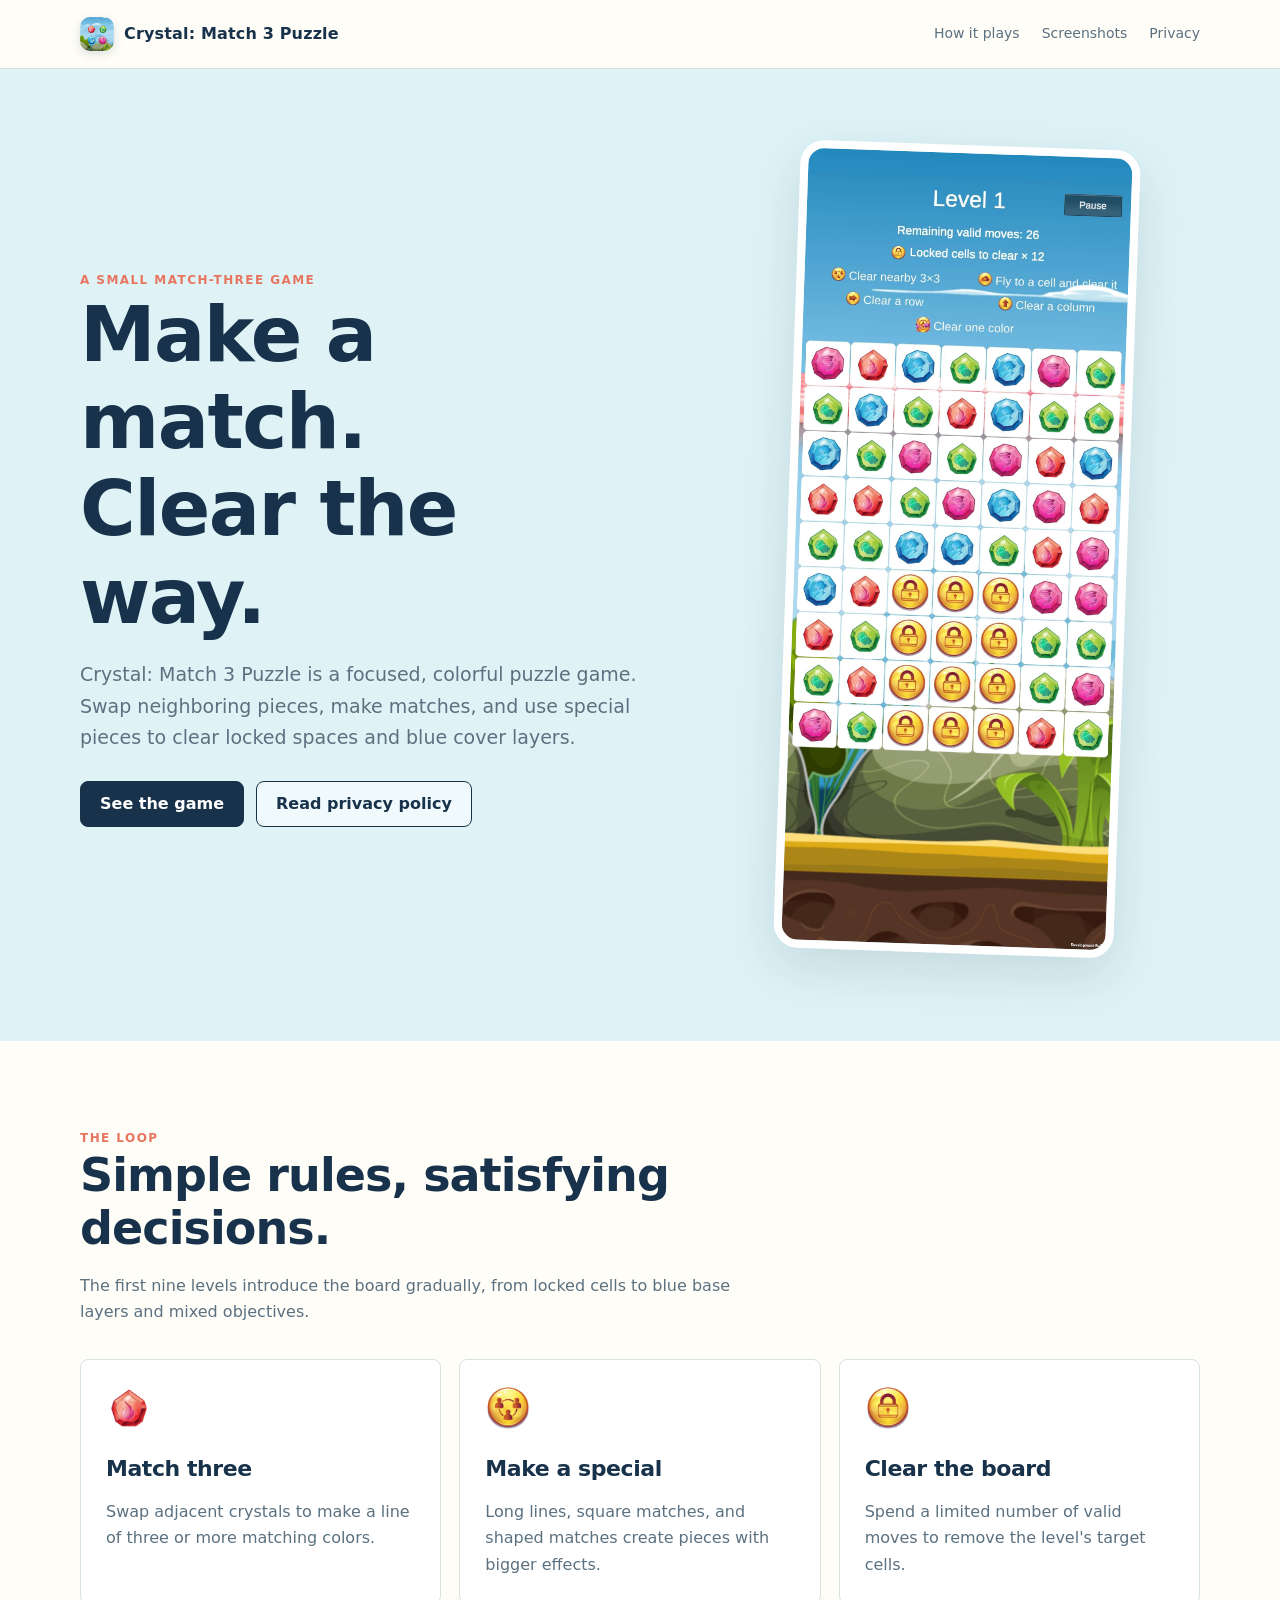
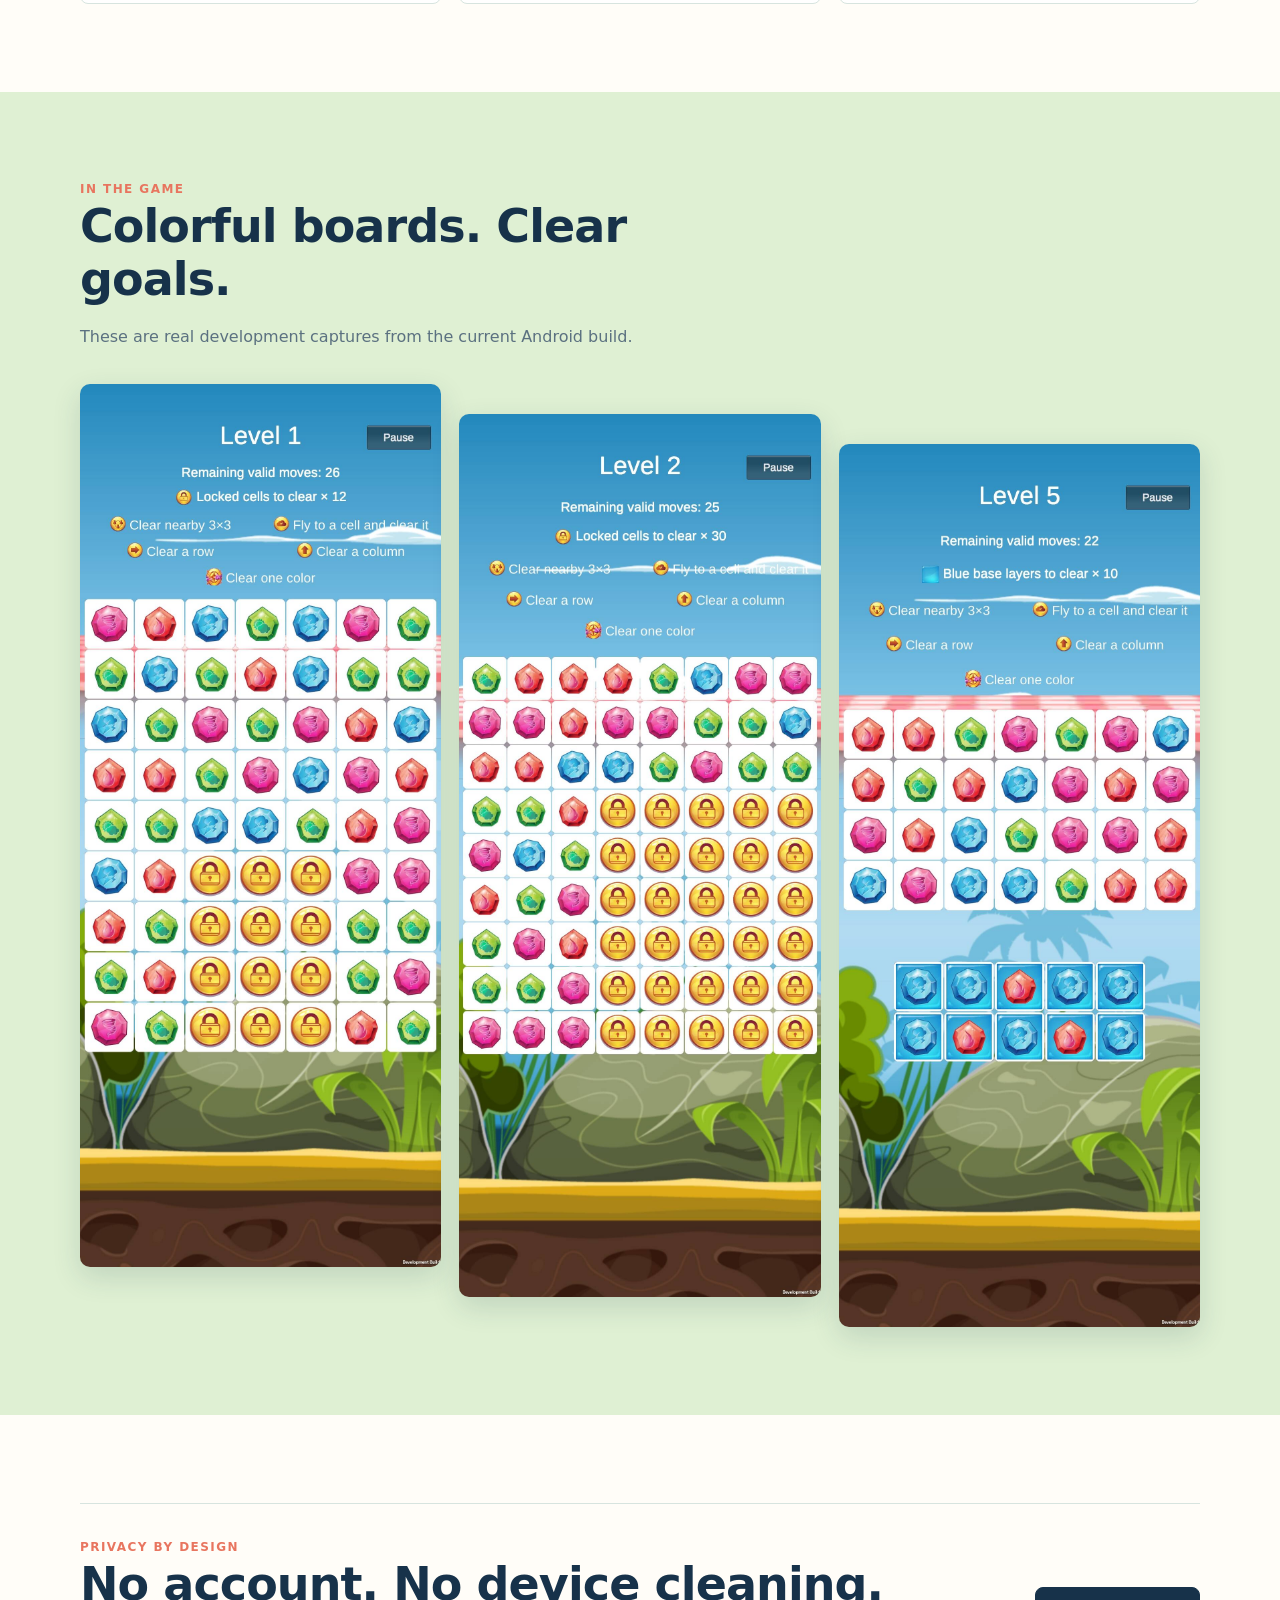
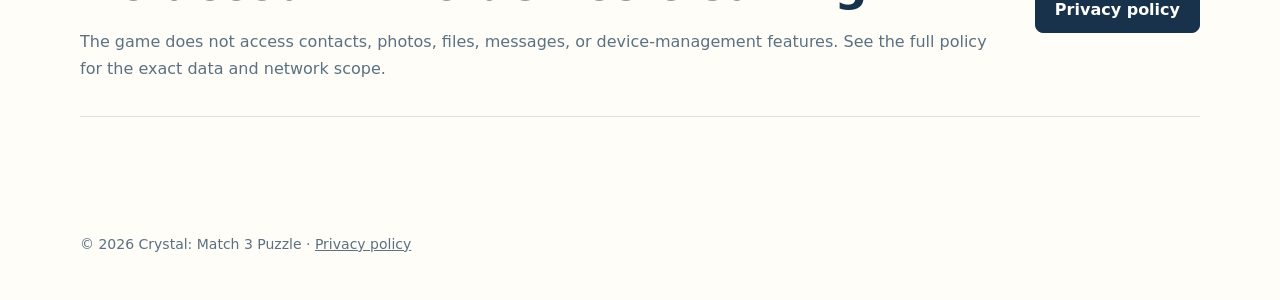
<file: index.html>
<!doctype html>
<html lang="en">
<head>
  <meta charset="utf-8">
  <meta name="viewport" content="width=device-width, initial-scale=1">
  <meta name="description" content="Crystal: Match 3 Puzzle is a focused match-three game with colorful crystal pieces, locked cells, and blue cover layer objectives.">
  <link rel="icon" type="image/png" href="assets/app-icon.png">
  <title>Crystal: Match 3 Puzzle</title>
  <link rel="stylesheet" href="site.css">
</head>
<body>
  <header class="topbar">
    <nav class="nav wrap" aria-label="Primary navigation">
      <a class="brand" href="index.html"><img class="brand-icon" src="assets/app-icon.png" alt=""><span>Crystal: Match 3 Puzzle</span></a>
      <div class="nav-links"><a href="#play">How it plays</a><a href="#screens">Screenshots</a><a href="privacy.html">Privacy</a></div>
    </nav>
  </header>
  <main>
    <section class="hero" id="play">
      <div class="hero-grid wrap">
        <div>
          <div class="eyebrow">A small match-three game</div>
          <h1>Make a match.<br>Clear the way.</h1>
          <p class="lede">Crystal: Match 3 Puzzle is a focused, colorful puzzle game. Swap neighboring pieces, make matches, and use special pieces to clear locked spaces and blue cover layers.</p>
          <div class="actions"><a class="button primary" href="#screens">See the game</a><a class="button secondary" href="privacy.html">Read privacy policy</a></div>
        </div>
        <img class="hero-shot" src="assets/level-1.jpg" alt="Crystal: Match 3 Puzzle level 1 with locked cells and crystal pieces">
      </div>
    </section>
    <section>
      <div class="wrap">
        <div class="section-head"><div class="eyebrow">The loop</div><h2>Simple rules, satisfying decisions.</h2><p>The first nine levels introduce the board gradually, from locked cells to blue base layers and mixed objectives.</p></div>
        <div class="feature-grid">
          <article class="feature"><img class="icon" src="assets/candy-1.png" alt="Red crystal candy"><h3>Match three</h3><p>Swap adjacent crystals to make a line of three or more matching colors.</p></article>
          <article class="feature"><img class="icon" src="assets/special-bomb.png" alt="Area-clear special piece"><h3>Make a special</h3><p>Long lines, square matches, and shaped matches create pieces with bigger effects.</p></article>
          <article class="feature"><img class="icon" src="assets/locked-cell.png" alt="Locked cell"><h3>Clear the board</h3><p>Spend a limited number of valid moves to remove the level's target cells.</p></article>
        </div>
      </div>
    </section>
    <section class="gallery" id="screens">
      <div class="wrap"><div class="section-head"><div class="eyebrow">In the game</div><h2>Colorful boards. Clear goals.</h2><p>These are real development captures from the current Android build.</p></div>
        <div class="shots"><img src="assets/level-1.jpg" alt="Level 1 with locked cells"><img src="assets/level-2.jpg" alt="Level 2 with locked cell targets"><img src="assets/level-4.jpg" alt="Level 5 with blue base layer targets"></div>
      </div>
    </section>
    <section>
      <div class="wrap privacy-callout"><div><div class="eyebrow">Privacy by design</div><h2>No account. No device cleaning.</h2><p>The game does not access contacts, photos, files, messages, or device-management features. See the full policy for the exact data and network scope.</p></div><a class="button primary" href="privacy.html">Privacy policy</a></div>
    </section>
  </main>
  <footer><div class="wrap">© 2026 Crystal: Match 3 Puzzle · <a href="privacy.html">Privacy policy</a></div></footer>
</body>
</html>
</file>
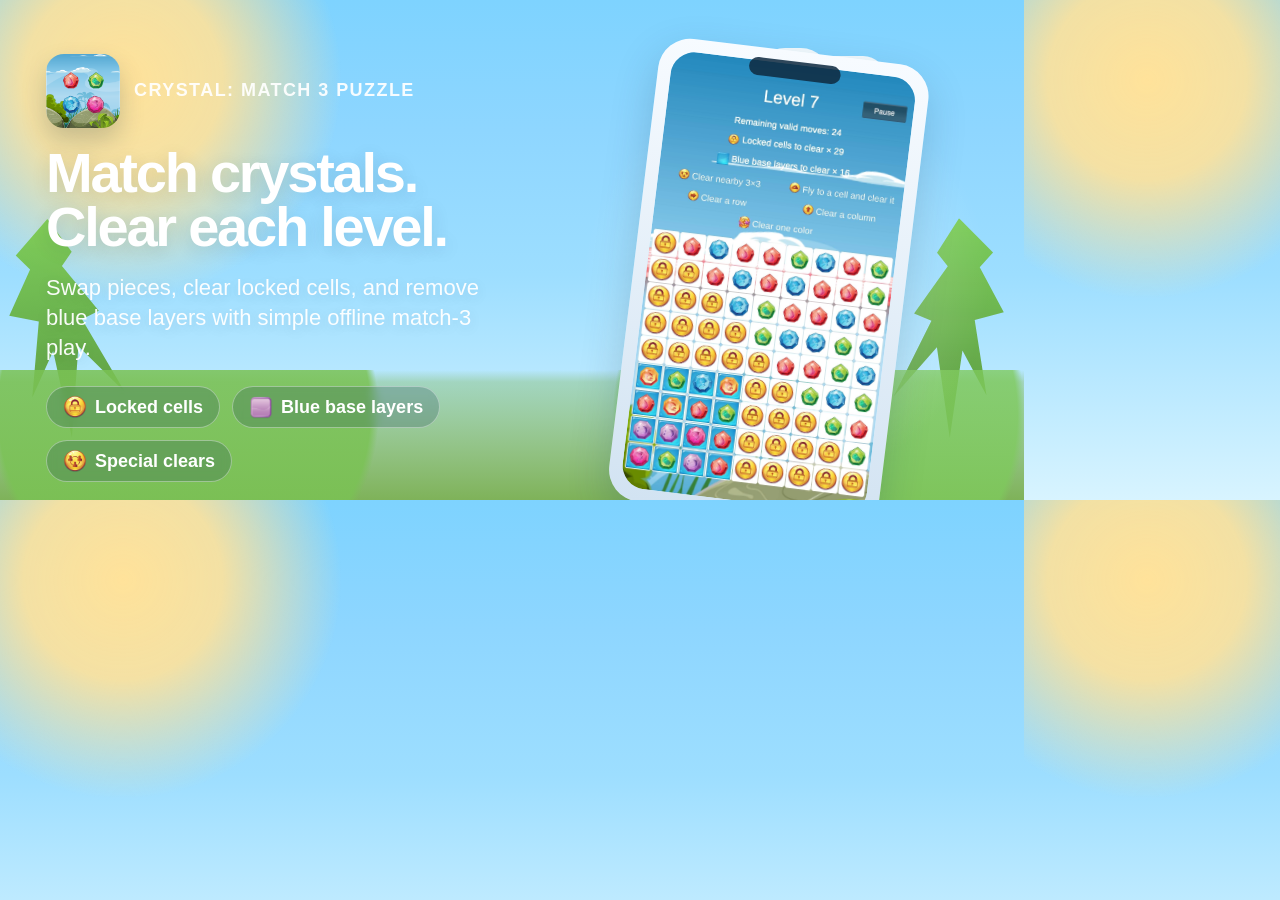
<file: banner.html>
<!doctype html>
<html lang="en">
<head>
  <meta charset="utf-8">
  <meta name="viewport" content="width=device-width, initial-scale=1">
  <title>Crystal: Match 3 Puzzle Banner</title>
  <style>
    :root {
      --ink: #17324a;
      --sky-top: #7ed3ff;
      --sky-bottom: #d8f4ff;
      --sun: #ffe29a;
      --line: rgba(255, 255, 255, .7);
      --shadow: 0 16px 40px rgba(28, 68, 92, .22);
    }

    * { box-sizing: border-box; }
    html, body { margin: 0; width: 1024px; height: 500px; overflow: hidden; }
    body {
      font-family: "Avenir Next", "Trebuchet MS", "Segoe UI", sans-serif;
      color: #fff;
      background:
        radial-gradient(circle at 12% 16%, var(--sun) 0, rgba(255,226,154,.9) 10%, rgba(255,226,154,0) 22%),
        linear-gradient(180deg, var(--sky-top) 0%, #8ed6ff 26%, #9ddeff 55%, var(--sky-bottom) 100%);
      position: relative;
    }

    .cloud,
    .cloud::before,
    .cloud::after {
      position: absolute;
      background: rgba(255, 255, 255, .9);
      border-radius: 999px;
      content: "";
    }

    .cloud {
      width: 180px;
      height: 38px;
      top: 72px;
      right: 116px;
      filter: blur(.2px);
    }

    .cloud::before {
      width: 74px;
      height: 58px;
      left: 28px;
      top: -24px;
    }

    .cloud::after {
      width: 88px;
      height: 46px;
      right: 22px;
      top: -16px;
    }

    .ground {
      position: absolute;
      left: 0;
      right: 0;
      bottom: -20px;
      height: 150px;
      background:
        radial-gradient(circle at 18% 28%, rgba(122, 194, 84, .85) 0 22%, rgba(122,194,84,0) 23%),
        radial-gradient(circle at 80% 30%, rgba(126, 202, 92, .78) 0 24%, rgba(126,202,92,0) 25%),
        linear-gradient(180deg, rgba(150, 204, 99, .0) 0%, rgba(119, 177, 73, .35) 8%, #75ab48 100%);
    }

    .grass-left,
    .grass-right {
      position: absolute;
      bottom: 62px;
      width: 160px;
      height: 220px;
      background: linear-gradient(180deg, #7acb4a 0%, #4f8f2d 100%);
      clip-path: polygon(48% 0, 61% 16%, 54% 22%, 74% 44%, 63% 47%, 85% 82%, 59% 59%, 49% 100%, 43% 60%, 27% 80%, 36% 46%, 18% 42%, 34% 22%, 26% 15%);
      opacity: .9;
      filter: drop-shadow(0 12px 18px rgba(50, 105, 34, .25));
    }

    .grass-left { left: -18px; transform: rotate(-6deg); }
    .grass-right { right: -8px; transform: scaleX(-1) rotate(-2deg); }

    .layout {
      position: relative;
      z-index: 2;
      display: grid;
      grid-template-columns: 1.08fr .92fr;
      gap: 22px;
      width: 100%;
      height: 100%;
      padding: 40px 44px 34px 46px;
    }

    .copy {
      display: flex;
      flex-direction: column;
      justify-content: center;
      padding-bottom: 10px;
    }

    .brand {
      display: inline-flex;
      align-items: center;
      gap: 14px;
      margin-bottom: 18px;
    }

    .brand img {
      width: 74px;
      height: 74px;
      border-radius: 18px;
      box-shadow: 0 12px 24px rgba(22, 54, 72, .22);
    }

    .brand span {
      font-size: 18px;
      line-height: 1.2;
      font-weight: 800;
      letter-spacing: .08em;
      text-transform: uppercase;
      color: rgba(255, 255, 255, .92);
    }

    h1 {
      margin: 0;
      max-width: 470px;
      font-size: 56px;
      line-height: .98;
      letter-spacing: -.04em;
      text-shadow: 0 4px 18px rgba(22, 54, 72, .14);
    }

    .subtitle {
      margin: 18px 0 0;
      max-width: 455px;
      font-size: 22px;
      line-height: 1.35;
      color: rgba(255, 255, 255, .95);
      text-shadow: 0 3px 14px rgba(22, 54, 72, .12);
    }

    .chips {
      display: flex;
      flex-wrap: wrap;
      gap: 12px;
      margin-top: 24px;
    }

    .chip {
      display: inline-flex;
      align-items: center;
      gap: 8px;
      min-height: 42px;
      padding: 0 16px;
      border-radius: 999px;
      background: rgba(18, 54, 81, .22);
      border: 1px solid rgba(255, 255, 255, .38);
      backdrop-filter: blur(5px);
      font-size: 18px;
      font-weight: 700;
      color: #fff;
    }

    .chip img {
      width: 24px;
      height: 24px;
      object-fit: contain;
    }

    .phone-wrap {
      position: relative;
      display: flex;
      align-items: center;
      justify-content: center;
    }

    .phone-wrap::before {
      content: "";
      position: absolute;
      width: 410px;
      height: 410px;
      border-radius: 50%;
      background: radial-gradient(circle, rgba(255,255,255,.38) 0%, rgba(255,255,255,.18) 36%, rgba(255,255,255,0) 70%);
      transform: translate(16px, 8px);
    }

    .phone {
      position: relative;
      width: 272px;
      height: 466px;
      border-radius: 32px;
      padding: 13px;
      background: linear-gradient(180deg, #f7fbff 0%, #d2e3f2 100%);
      box-shadow: var(--shadow);
      transform: rotate(7deg) translateY(10px);
    }

    .phone::before {
      content: "";
      position: absolute;
      top: 10px;
      left: 50%;
      width: 92px;
      height: 18px;
      border-radius: 999px;
      background: rgba(14, 43, 64, .86);
      transform: translateX(-50%);
      z-index: 3;
    }

    .screen {
      width: 100%;
      height: 100%;
      border-radius: 24px;
      overflow: hidden;
      background: #d2efff;
    }

    .screen img {
      width: 100%;
      height: 100%;
      object-fit: cover;
      object-position: center top;
      display: block;
    }

    .sparkle {
      position: absolute;
      right: 198px;
      top: 84px;
      width: 98px;
      height: 98px;
      opacity: .85;
      transform: rotate(12deg);
      filter: drop-shadow(0 10px 14px rgba(255, 204, 82, .16));
    }

    .sparkle::before,
    .sparkle::after {
      position: absolute;
      content: "";
      background: rgba(255, 255, 255, .95);
      border-radius: 999px;
      left: 50%;
      top: 50%;
      transform: translate(-50%, -50%);
    }

    .sparkle::before {
      width: 14px;
      height: 92px;
    }

    .sparkle::after {
      width: 92px;
      height: 14px;
    }

    .sparkle i,
    .sparkle b {
      position: absolute;
      inset: 0;
      display: block;
    }

    .sparkle i::before,
    .sparkle i::after,
    .sparkle b::before,
    .sparkle b::after {
      position: absolute;
      content: "";
      background: rgba(255, 255, 255, .88);
      border-radius: 999px;
      left: 50%;
      top: 50%;
      transform-origin: center;
    }

    .sparkle i::before,
    .sparkle i::after {
      width: 10px;
      height: 72px;
      transform: translate(-50%, -50%) rotate(45deg);
    }

    .sparkle b::before,
    .sparkle b::after {
      width: 10px;
      height: 72px;
      transform: translate(-50%, -50%) rotate(-45deg);
    }
  </style>
</head>
<body>
  <div class="cloud"></div>
  <div class="grass-left"></div>
  <div class="grass-right"></div>
  <div class="ground"></div>
  <main class="layout">
    <section class="copy">
      <div class="brand">
        <img src="assets/app-icon.png" alt="">
        <span>Crystal: Match 3 Puzzle</span>
      </div>
      <h1>Match crystals.<br>Clear each level.</h1>
      <p class="subtitle">Swap pieces, clear locked cells, and remove blue base layers with simple offline match-3 play.</p>
      <div class="chips">
        <div class="chip"><img src="assets/locked-cell.png" alt="">Locked cells</div>
        <div class="chip"><img src="assets/cover-layer.png" alt="">Blue base layers</div>
        <div class="chip"><img src="assets/special-bomb.png" alt="">Special clears</div>
      </div>
    </section>
    <section class="phone-wrap" aria-label="Gameplay preview">
      <div class="sparkle"><i></i><b></b></div>
      <div class="phone">
        <div class="screen">
          <img src="assets/level-7.jpg" alt="Gameplay screenshot">
        </div>
      </div>
    </section>
  </main>
</body>
</html>
</file>
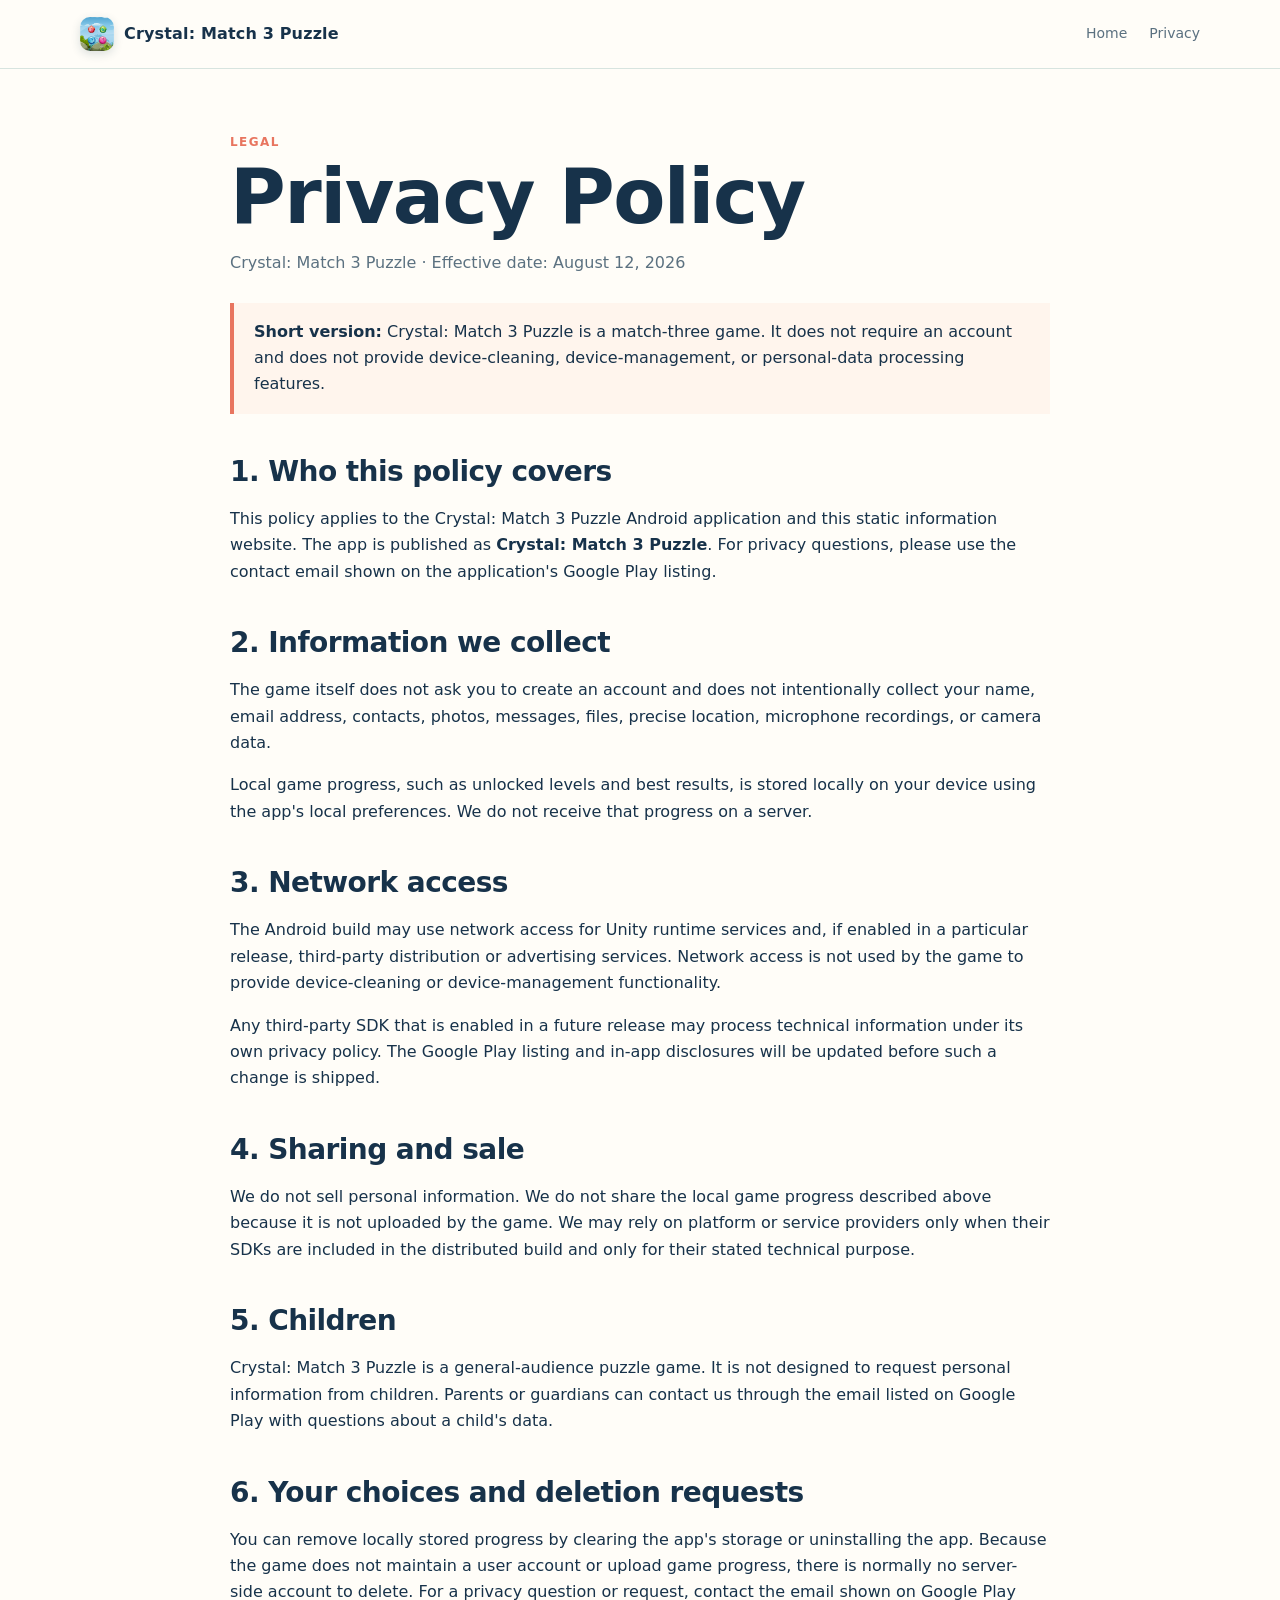
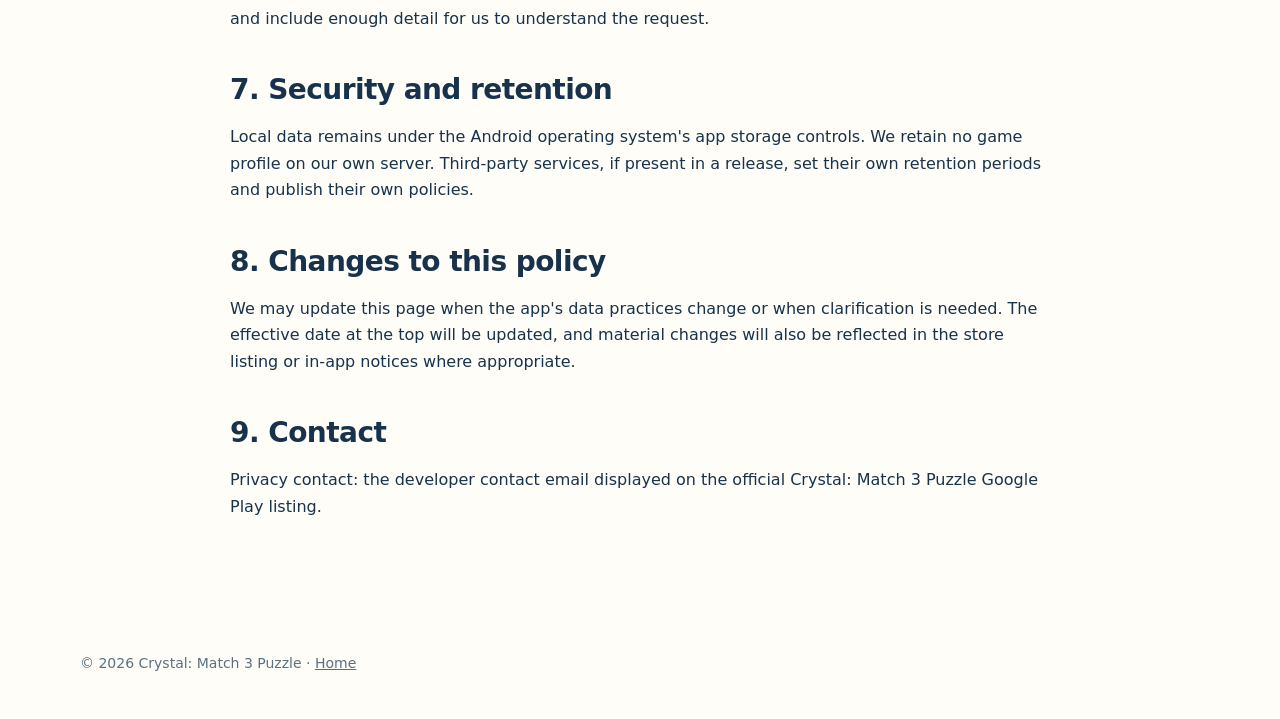
<file: privacy.html>
<!doctype html>
<html lang="en">
<head>
  <meta charset="utf-8">
  <meta name="viewport" content="width=device-width, initial-scale=1">
  <meta name="description" content="Privacy Policy for Crystal: Match 3 Puzzle.">
  <link rel="icon" type="image/png" href="assets/app-icon.png">
  <title>Privacy Policy · Crystal: Match 3 Puzzle</title>
  <link rel="stylesheet" href="site.css">
</head>
<body>
  <header class="topbar"><nav class="nav wrap" aria-label="Primary navigation"><a class="brand" href="index.html"><img class="brand-icon" src="assets/app-icon.png" alt=""><span>Crystal: Match 3 Puzzle</span></a><div class="nav-links"><a href="index.html">Home</a><a href="privacy.html" aria-current="page">Privacy</a></div></nav></header>
  <main class="legal"><div class="wrap legal-shell">
    <div class="eyebrow">Legal</div><h1>Privacy Policy</h1><p class="legal-meta">Crystal: Match 3 Puzzle · Effective date: August 12, 2026</p>
    <div class="notice"><strong>Short version:</strong> Crystal: Match 3 Puzzle is a match-three game. It does not require an account and does not provide device-cleaning, device-management, or personal-data processing features.</div>
    <h2>1. Who this policy covers</h2><p>This policy applies to the Crystal: Match 3 Puzzle Android application and this static information website. The app is published as <strong>Crystal: Match 3 Puzzle</strong>. For privacy questions, please use the contact email shown on the application's Google Play listing.</p>
    <h2>2. Information we collect</h2><p>The game itself does not ask you to create an account and does not intentionally collect your name, email address, contacts, photos, messages, files, precise location, microphone recordings, or camera data.</p><p>Local game progress, such as unlocked levels and best results, is stored locally on your device using the app's local preferences. We do not receive that progress on a server.</p>
    <h2>3. Network access</h2><p>The Android build may use network access for Unity runtime services and, if enabled in a particular release, third-party distribution or advertising services. Network access is not used by the game to provide device-cleaning or device-management functionality.</p><p>Any third-party SDK that is enabled in a future release may process technical information under its own privacy policy. The Google Play listing and in-app disclosures will be updated before such a change is shipped.</p>
    <h2>4. Sharing and sale</h2><p>We do not sell personal information. We do not share the local game progress described above because it is not uploaded by the game. We may rely on platform or service providers only when their SDKs are included in the distributed build and only for their stated technical purpose.</p>
    <h2>5. Children</h2><p>Crystal: Match 3 Puzzle is a general-audience puzzle game. It is not designed to request personal information from children. Parents or guardians can contact us through the email listed on Google Play with questions about a child's data.</p>
    <h2>6. Your choices and deletion requests</h2><p>You can remove locally stored progress by clearing the app's storage or uninstalling the app. Because the game does not maintain a user account or upload game progress, there is normally no server-side account to delete. For a privacy question or request, contact the email shown on Google Play and include enough detail for us to understand the request.</p>
    <h2>7. Security and retention</h2><p>Local data remains under the Android operating system's app storage controls. We retain no game profile on our own server. Third-party services, if present in a release, set their own retention periods and publish their own policies.</p>
    <h2>8. Changes to this policy</h2><p>We may update this page when the app's data practices change or when clarification is needed. The effective date at the top will be updated, and material changes will also be reflected in the store listing or in-app notices where appropriate.</p>
    <h2>9. Contact</h2><p>Privacy contact: the developer contact email displayed on the official Crystal: Match 3 Puzzle Google Play listing.</p>
  </div></main>
  <footer><div class="wrap">© 2026 Crystal: Match 3 Puzzle · <a href="index.html">Home</a></div></footer>
</body>
</html>
</file>
<file: site.css>
:root {
  --ink: #17324a;
  --muted: #5b7180;
  --sky: #dff3f7;
  --paper: #fffdf8;
  --mint: #dff0d3;
  --coral: #e8755f;
  --gold: #e7b84d;
  --line: #d7e4df;
  --shadow: 0 18px 50px rgba(31, 66, 78, .14);
}

* { box-sizing: border-box; }
html { scroll-behavior: smooth; }
body {
  margin: 0;
  color: var(--ink);
  background: var(--paper);
  font: 16px/1.65 Inter, ui-sans-serif, system-ui, -apple-system, BlinkMacSystemFont, "Segoe UI", sans-serif;
}
a { color: inherit; }
.wrap { width: min(1120px, calc(100% - 40px)); margin: 0 auto; }
.topbar {
  position: sticky; top: 0; z-index: 5;
  background: rgba(255,253,248,.94); border-bottom: 1px solid var(--line);
  backdrop-filter: blur(12px);
}
.nav { min-height: 68px; display: flex; align-items: center; justify-content: space-between; gap: 24px; }
.brand { display: inline-flex; align-items: center; gap: 10px; font-weight: 800; text-decoration: none; letter-spacing: .01em; }
.brand-icon { width: 34px; height: 34px; border-radius: 10px; object-fit: cover; box-shadow: 0 3px 10px rgba(31, 66, 78, .16); }
.nav-links { display: flex; gap: 22px; color: var(--muted); font-size: 14px; }
.nav-links a { text-decoration: none; }
.nav-links a:hover { color: var(--coral); }
.hero { background: var(--sky); padding: 76px 0 88px; overflow: hidden; }
.hero-grid { display: grid; grid-template-columns: 1fr .85fr; gap: 64px; align-items: center; }
.eyebrow { color: var(--coral); font-weight: 800; text-transform: uppercase; letter-spacing: .12em; font-size: 12px; }
h1, h2, h3 { line-height: 1.15; margin: 0 0 18px; letter-spacing: -.02em; }
h1 { max-width: 620px; font-size: clamp(42px, 6vw, 76px); }
h2 { font-size: clamp(30px, 4vw, 46px); }
h3 { font-size: 22px; }
.lede { max-width: 590px; color: var(--muted); font-size: 19px; }
.actions { display: flex; gap: 12px; flex-wrap: wrap; margin-top: 28px; }
.button { display: inline-flex; align-items: center; justify-content: center; min-height: 46px; padding: 0 19px; border-radius: 8px; text-decoration: none; font-weight: 750; border: 1px solid var(--ink); }
.button.primary { color: #fff; background: var(--ink); }
.button.secondary { color: var(--ink); background: rgba(255,255,255,.55); }
.hero-shot { width: min(340px, 100%); margin: 0 auto; border: 8px solid #fff; border-radius: 24px; box-shadow: var(--shadow); transform: rotate(2deg); }
section { padding: 88px 0; }
.section-head { max-width: 680px; margin-bottom: 34px; }
.section-head p { color: var(--muted); }
.feature-grid { display: grid; grid-template-columns: repeat(3, 1fr); gap: 18px; }
.feature { border: 1px solid var(--line); border-radius: 8px; padding: 25px; background: #fff; }
.feature p { margin: 0; color: var(--muted); }
.icon { width: 46px; height: 46px; object-fit: contain; margin-bottom: 16px; }
.gallery { background: var(--mint); }
.shots { display: grid; grid-template-columns: repeat(3, 1fr); gap: 18px; align-items: start; }
.shots img { width: 100%; border-radius: 10px; box-shadow: 0 10px 28px rgba(31,66,78,.16); background: #fff; }
.shots img:nth-child(2) { margin-top: 30px; }
.shots img:nth-child(3) { margin-top: 60px; }
.privacy-callout { display: grid; grid-template-columns: 1fr auto; gap: 30px; align-items: center; border-top: 1px solid var(--line); border-bottom: 1px solid var(--line); padding: 34px 0; }
.privacy-callout p { color: var(--muted); margin: 0; }
footer { padding: 28px 0 44px; color: var(--muted); font-size: 14px; }
.legal { padding: 64px 0 88px; }
.legal-shell { max-width: 820px; }
.legal-meta { color: var(--muted); margin-top: -8px; }
.legal h2 { margin-top: 42px; font-size: 28px; }
.legal li { margin: 8px 0; }
.notice { border-left: 4px solid var(--coral); background: #fff5ed; padding: 16px 20px; margin: 26px 0; }
@media (max-width: 800px) {
  .wrap { width: min(100% - 28px, 620px); }
  .nav { min-height: 60px; }
  .nav-links { gap: 12px; }
  .hero { padding: 52px 0 64px; }
  .hero-grid { grid-template-columns: 1fr; gap: 34px; }
  .hero-shot { width: min(300px, 84vw); }
  section { padding: 62px 0; }
  .feature-grid, .shots { grid-template-columns: 1fr; }
  .shots img:nth-child(2), .shots img:nth-child(3) { margin-top: 0; }
  .privacy-callout { grid-template-columns: 1fr; }
}
@media (prefers-reduced-motion: reduce) { html { scroll-behavior: auto; } .hero-shot { transform: none; } }
</file>
